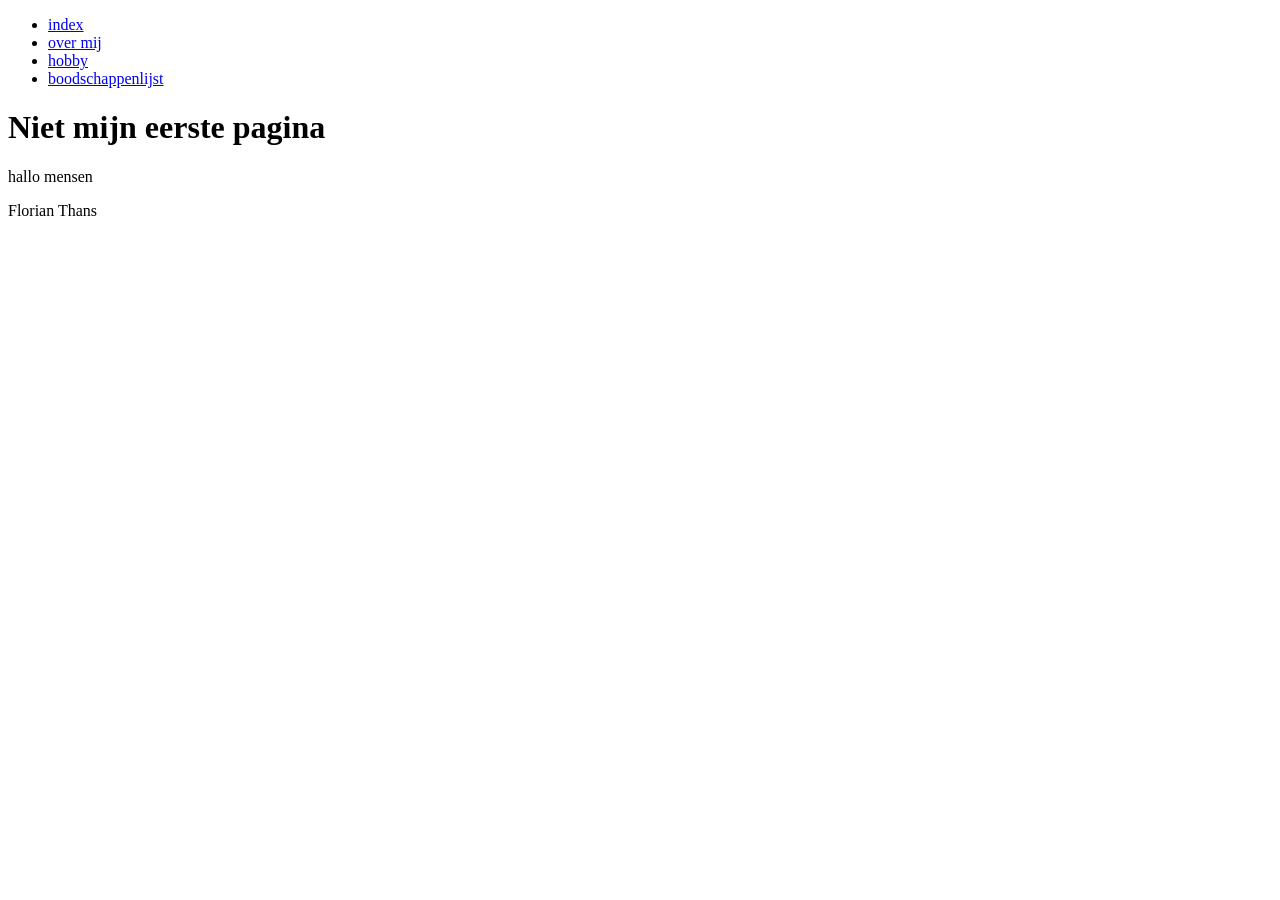
<file: labo-001/index.html>
<!DOCTYPE html>
<html lang="en">
    <head>
        <meta charset="UTF-8">
        <meta name="viewport" content="width=device-width, initial-scale=1.0">
        <title>Document</title>
    </head>

    <body>
        <header>
            <nav>
                <ul>
                    <li><a href="index.html">index</a></li>
                    <li><a href="over-mij.html">over mij</a></li>
                    <li><a href="hobby.html">hobby</a></li>
                    <li><a href="boodschappenlijst.html">boodschappenlijst</a></li>
                </ul>
            </nav>
        </header>


        <h1>Niet mijn eerste pagina</h1>
        <p>hallo mensen</p>

        <footer><p>Florian Thans</p></footer>
    </body>
</html>
</file>
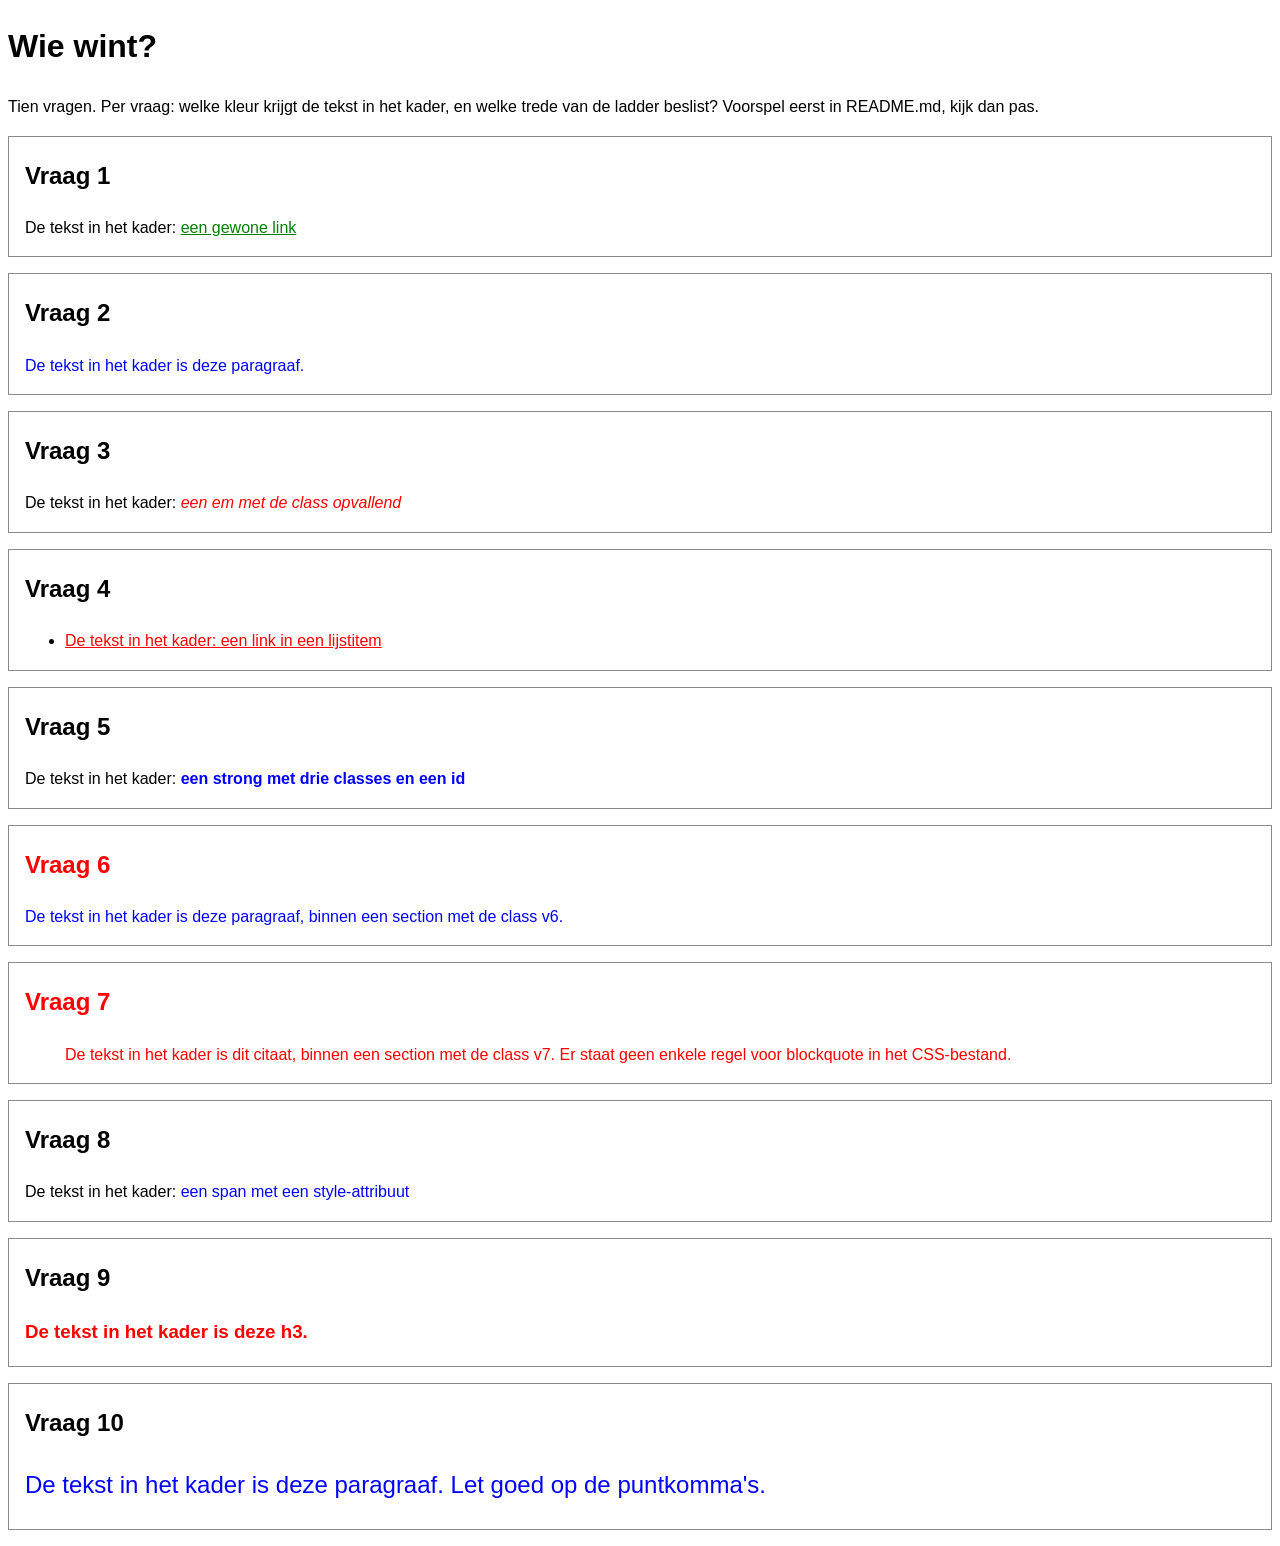
<file: labo-02/cascade/index.html>
<!-- index.html - oefening 3: voorspel, dan kijk. Wijzig dit bestand niet. -->
<!doctype html>
<html lang="nl">
  <head>
    <meta charset="utf-8">
    <meta name="viewport" content="width=device-width, initial-scale=1">
    <title>Wie wint? Tien vragen over de cascade</title>
    <link rel="stylesheet" href="css/stijl.css">
  </head>
  <body>
    <h1>Wie wint?</h1>
    <p>Tien vragen. Per vraag: welke kleur krijgt de tekst in het kader, en welke trede van de ladder beslist? Voorspel eerst in README.md, kijk dan pas.</p>

    <section class="vraag v1">
      <h2>Vraag 1</h2>
      <p>De tekst in het kader: <a href="#">een gewone link</a></p>
    </section>

    <section class="vraag v2">
      <h2>Vraag 2</h2>
      <p class="v2-tekst">De tekst in het kader is deze paragraaf.</p>
    </section>

    <section class="vraag v3">
      <h2>Vraag 3</h2>
      <p>De tekst in het kader: <em class="opvallend">een em met de class opvallend</em></p>
    </section>

    <section class="vraag v4">
      <h2>Vraag 4</h2>
      <ul>
        <li><a href="#">De tekst in het kader: een link in een lijstitem</a></li>
      </ul>
    </section>

    <section class="vraag v5">
      <h2>Vraag 5</h2>
      <p>De tekst in het kader: <strong class="een twee drie" id="v5-tekst">een strong met drie classes en een id</strong></p>
    </section>

    <section class="vraag v6">
      <h2>Vraag 6</h2>
      <p class="v6-tekst">De tekst in het kader is deze paragraaf, binnen een section met de class v6.</p>
    </section>

    <section class="vraag v7">
      <h2>Vraag 7</h2>
      <blockquote>De tekst in het kader is dit citaat, binnen een section met de class v7. Er staat geen enkele regel voor blockquote in het CSS-bestand.</blockquote>
    </section>

    <section class="vraag v8">
      <h2>Vraag 8</h2>
      <p>De tekst in het kader: <span class="v8-tekst" style="color: blue">een span met een style-attribuut</span></p>
    </section>

    <section class="vraag v9">
      <h2>Vraag 9</h2>
      <h3 class="v9-tekst">De tekst in het kader is deze h3.</h3>
    </section>

    <section class="vraag v10">
      <h2>Vraag 10</h2>
      <p class="v10-tekst">De tekst in het kader is deze paragraaf. Let goed op de puntkomma's.</p>
    </section>
  </body>
</html>
</file>
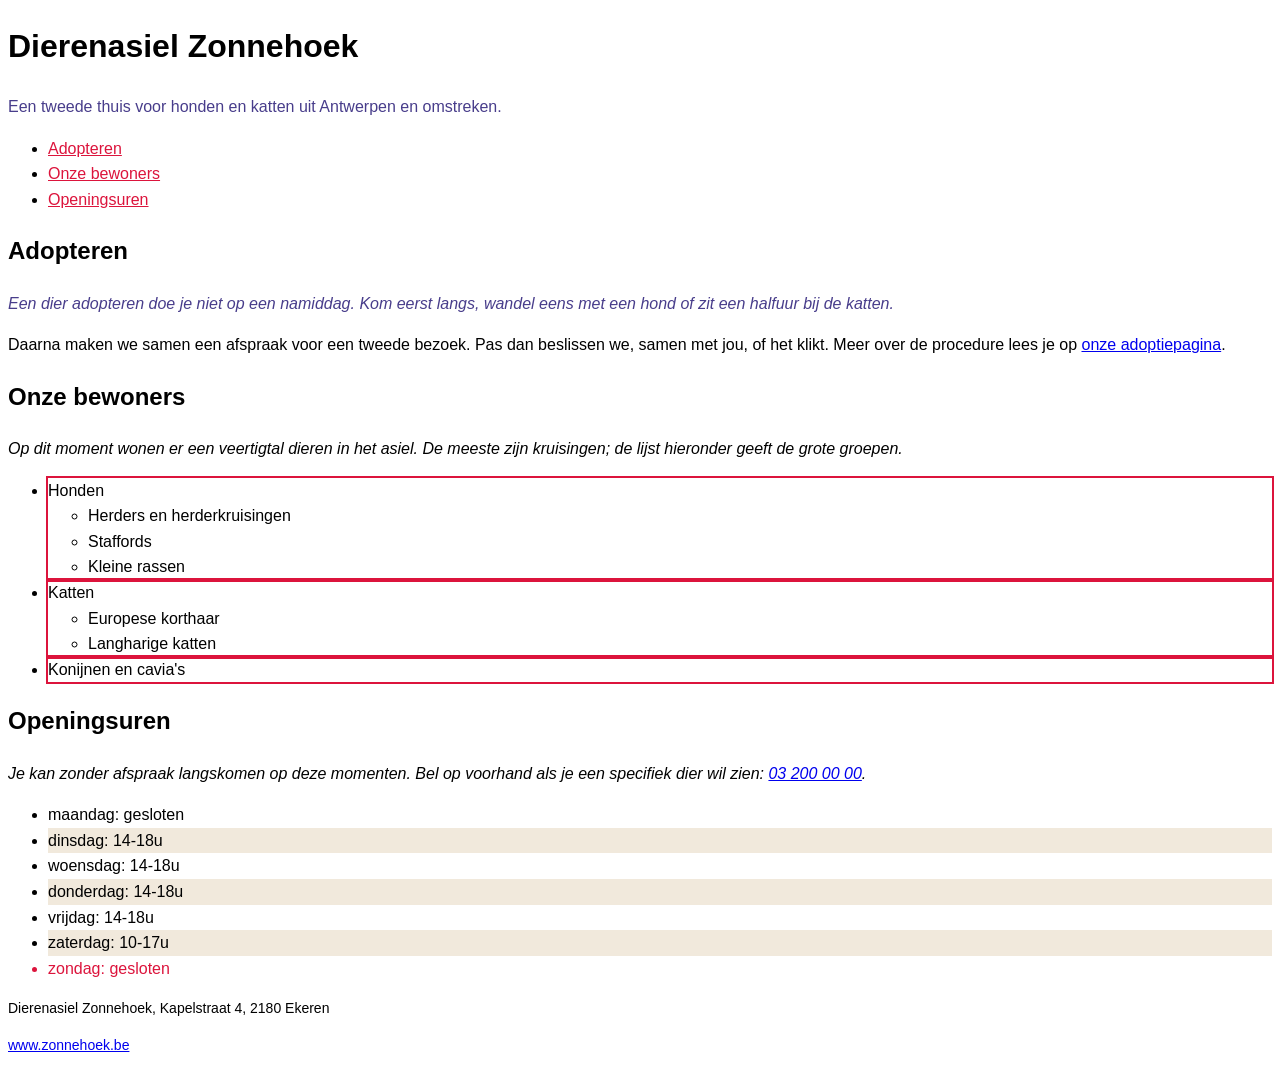
<file: labo-02/selectors/index.html>
<!-- index.html - oefening 2: selectors. Wijzig dit bestand niet; alles wat je nodig hebt, staat erin. -->
<!doctype html>
<html lang="nl">
  <head>
    <meta charset="utf-8">
    <meta name="viewport" content="width=device-width, initial-scale=1">
    <title>Dierenasiel Zonnehoek</title>
    <link rel="stylesheet" href="css/stijl.css">
  </head>
  <body>
    <header>
      <h1>Dierenasiel Zonnehoek</h1>
      <p class="slogan">Een tweede thuis voor honden en katten uit Antwerpen en omstreken.</p>
      <nav>
        <ul>
          <li><a href="#adopteren">Adopteren</a></li>
          <li><a href="#rassen">Onze bewoners</a></li>
          <li><a href="#uren">Openingsuren</a></li>
        </ul>
      </nav>
    </header>

    <main>
      <article>
        <h2 id="adopteren">Adopteren</h2>
        <p class="intro">Een dier adopteren doe je niet op een namiddag. Kom eerst langs, wandel eens met een hond of zit een halfuur bij de katten.</p>
        <p>Daarna maken we samen een afspraak voor een tweede bezoek. Pas dan beslissen we, samen met jou, of het klikt. Meer over de procedure lees je op <a href="https://www.zonnehoek.be/adoptie">onze adoptiepagina</a>.</p>

        <h2 id="rassen">Onze bewoners</h2>
        <p>Op dit moment wonen er een veertigtal dieren in het asiel. De meeste zijn kruisingen; de lijst hieronder geeft de grote groepen.</p>
        <ul class="rassen">
          <li>Honden
            <ul>
              <li>Herders en herderkruisingen</li>
              <li>Staffords</li>
              <li>Kleine rassen</li>
            </ul>
          </li>
          <li>Katten
            <ul>
              <li>Europese korthaar</li>
              <li>Langharige katten</li>
            </ul>
          </li>
          <li>Konijnen en cavia's</li>
        </ul>

        <h2 id="uren">Openingsuren</h2>
        <p>Je kan zonder afspraak langskomen op deze momenten. Bel op voorhand als je een specifiek dier wil zien: <a href="tel:+3232000000">03 200 00 00</a>.</p>
        <ul class="uren">
          <li>maandag: gesloten</li>
          <li>dinsdag: 14-18u</li>
          <li>woensdag: 14-18u</li>
          <li>donderdag: 14-18u</li>
          <li>vrijdag: 14-18u</li>
          <li>zaterdag: 10-17u</li>
          <li>zondag: gesloten</li>
        </ul>
      </article>
    </main>

    <footer>
      <p>Dierenasiel Zonnehoek, Kapelstraat 4, 2180 Ekeren</p>
      <p><a href="https://www.zonnehoek.be">www.zonnehoek.be</a></p>
    </footer>
  </body>
</html>
</file>
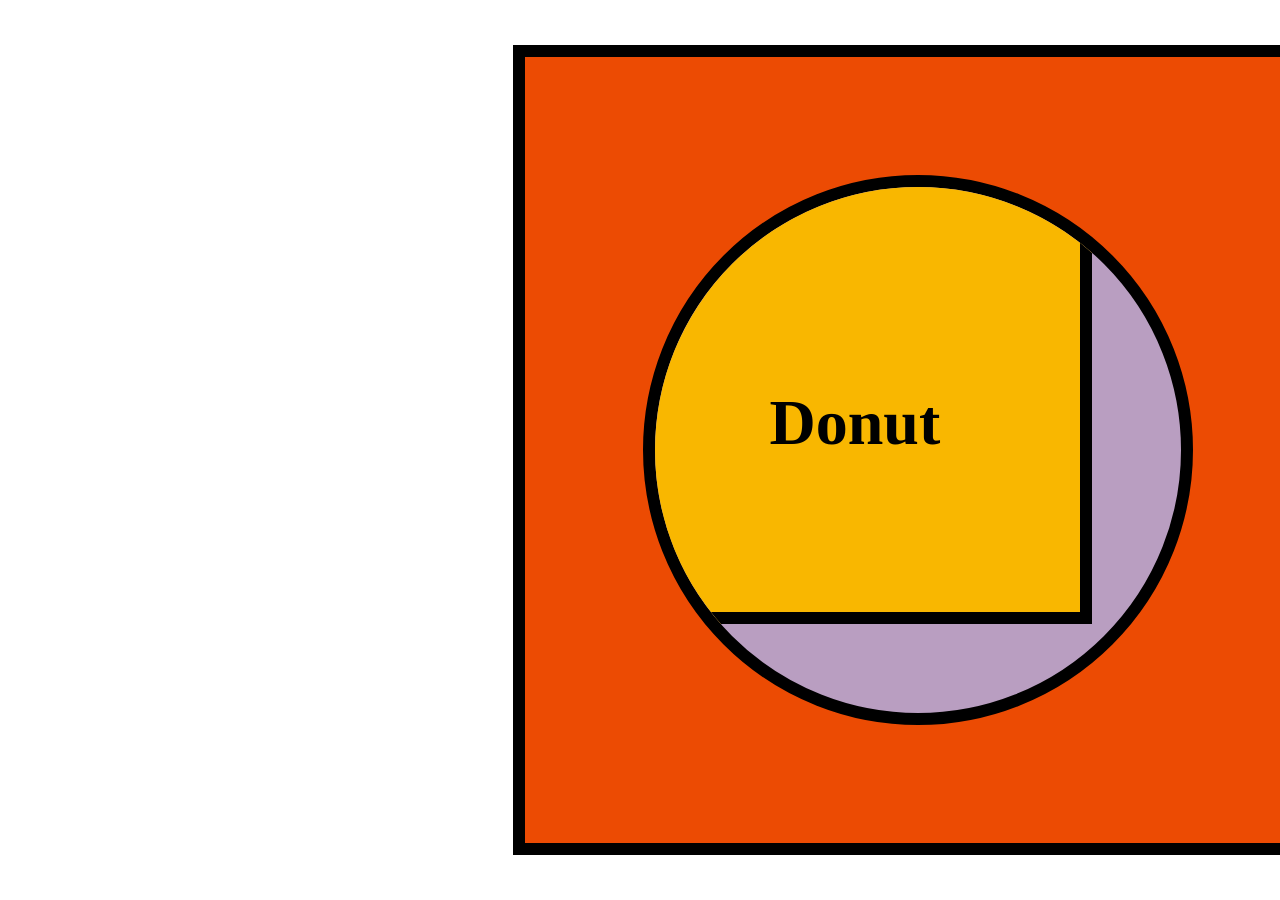
<file: labo-03/donut/index.html>
<!doctype html>
<html lang="en">
<head>
  <meta charset="utf-8">
  <meta name="viewport" content="width=device-width, initial-scale=1">
  <title>Labo 3 - Donut</title>
  <link rel="stylesheet" href="css/reset.css">
  <link rel="stylesheet" href="css/stijl.css">
</head>
<body>
  <!-- Do not change this file. Write your CSS in css/stijl.css. -->
  <main>
    <div>
      <h1>Donut</h1>
    </div>
  </main>
</body>
</html>
</file>
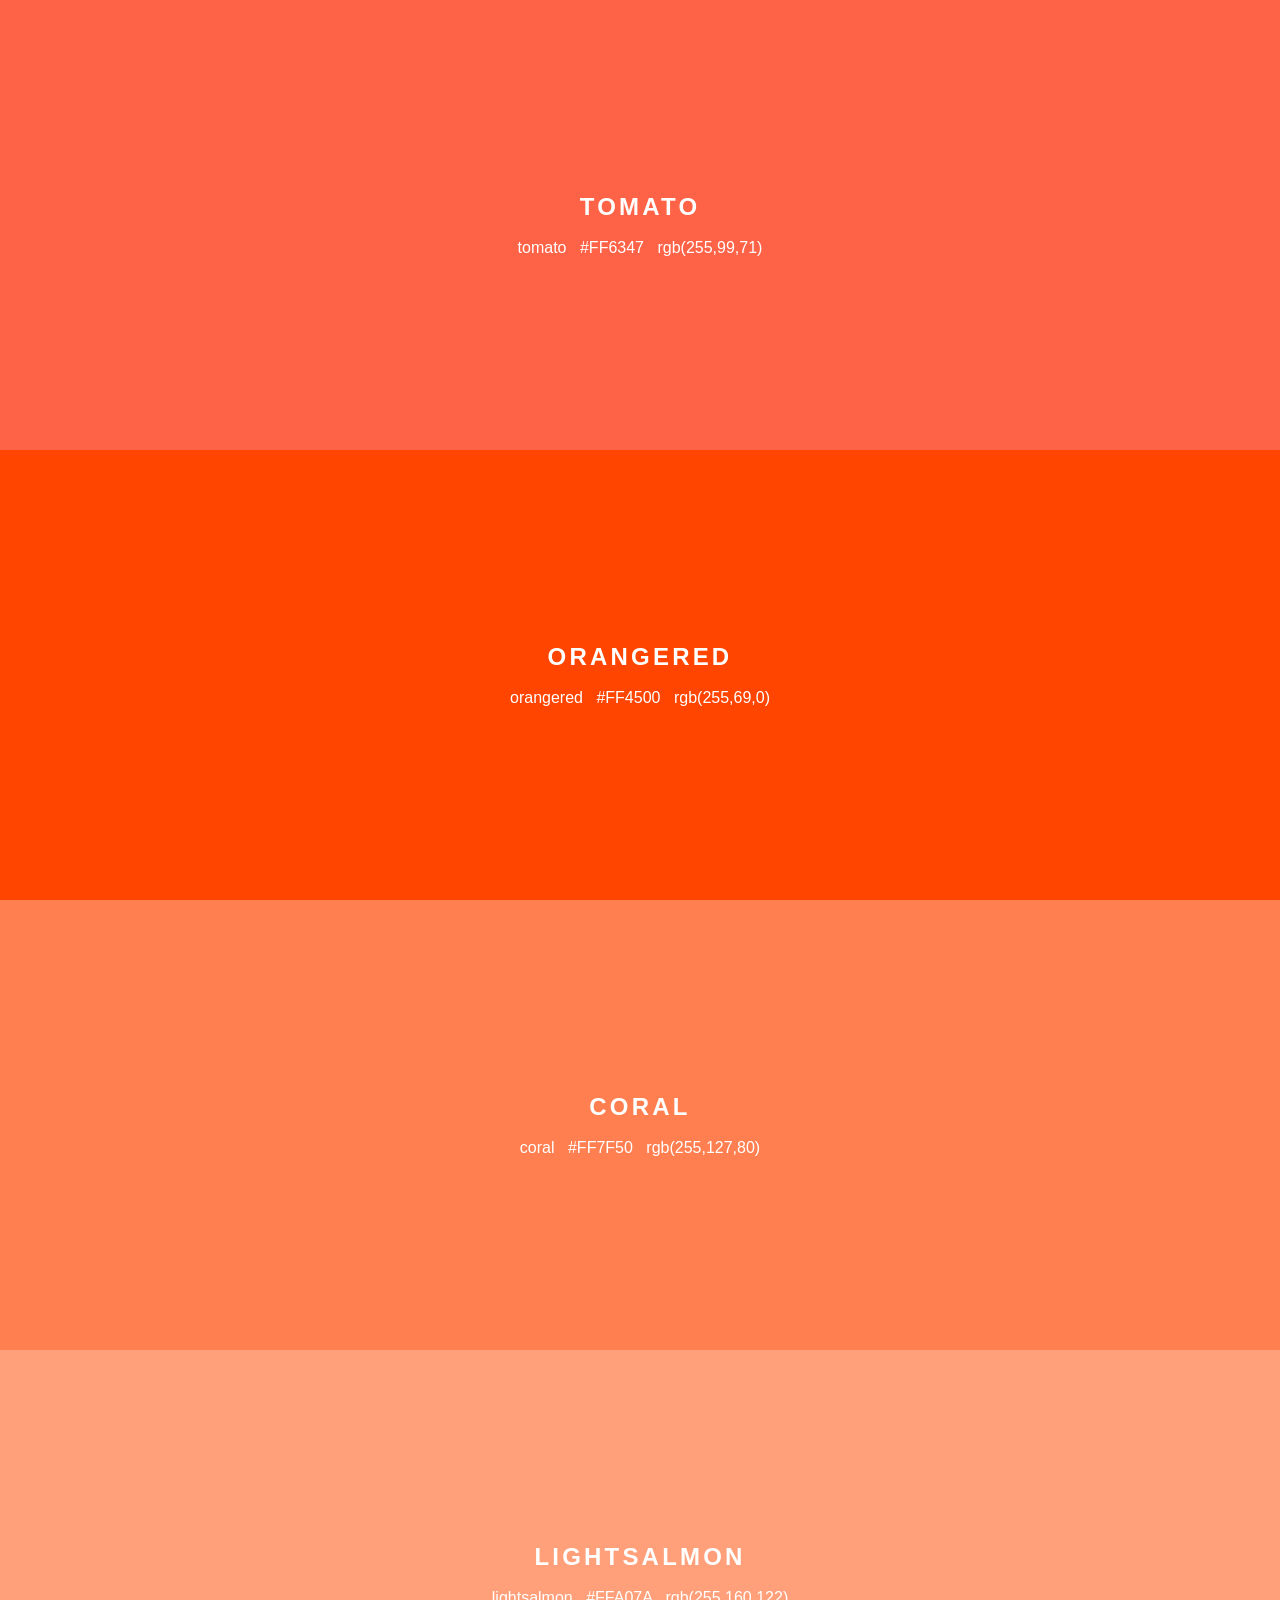
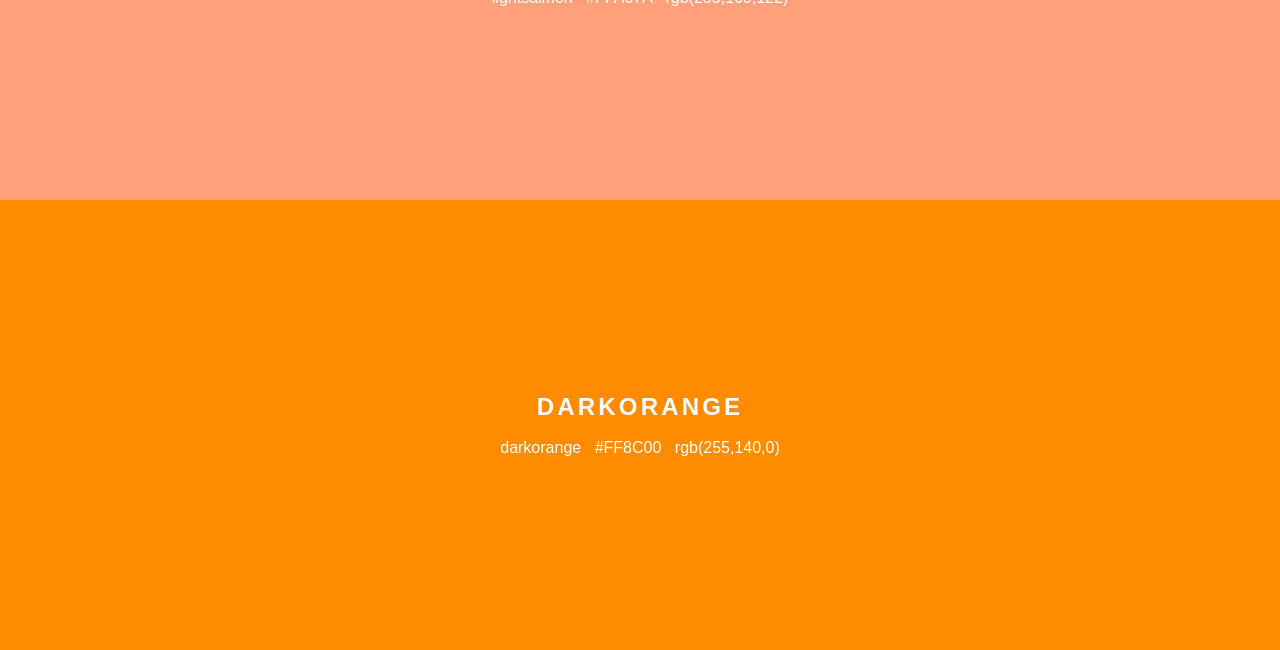
<file: labo-03/kleuren/index.html>
<!doctype html>
<html lang="en">
<head>
  <meta charset="utf-8">
  <meta name="viewport" content="width=device-width, initial-scale=1">
  <title>Labo 3 - Kleurenstalen</title>
  <link rel="stylesheet" href="css/reset.css">
  <link rel="stylesheet" href="css/stijl.css">
</head>
<body>
  <!-- Do not change this file. Write your CSS in css/stijl.css. -->
  <ul>
    <li class="tomato">
      <h2>TOMATO</h2>
      <p class="codes"><span>tomato</span> <span>#FF6347</span> <span>rgb(255,99,71)</span></p>
    </li>
    <li class="orangered">
      <h2>ORANGERED</h2>
      <p class="codes"><span>orangered</span> <span>#FF4500</span> <span>rgb(255,69,0)</span></p>
    </li>
    <li class="coral">
      <h2>CORAL</h2>
      <p class="codes"><span>coral</span> <span>#FF7F50</span> <span>rgb(255,127,80)</span></p>
    </li>
    <li class="lightsalmon">
      <h2>LIGHTSALMON</h2>
      <p class="codes"><span>lightsalmon</span> <span>#FFA07A</span> <span>rgb(255,160,122)</span></p>
    </li>
    <li class="darkorange">
      <h2>DARKORANGE</h2>
      <p class="codes"><span>darkorange</span> <span>#FF8C00</span> <span>rgb(255,140,0)</span></p>
    </li>
  </ul>
</body>
</html>
</file>
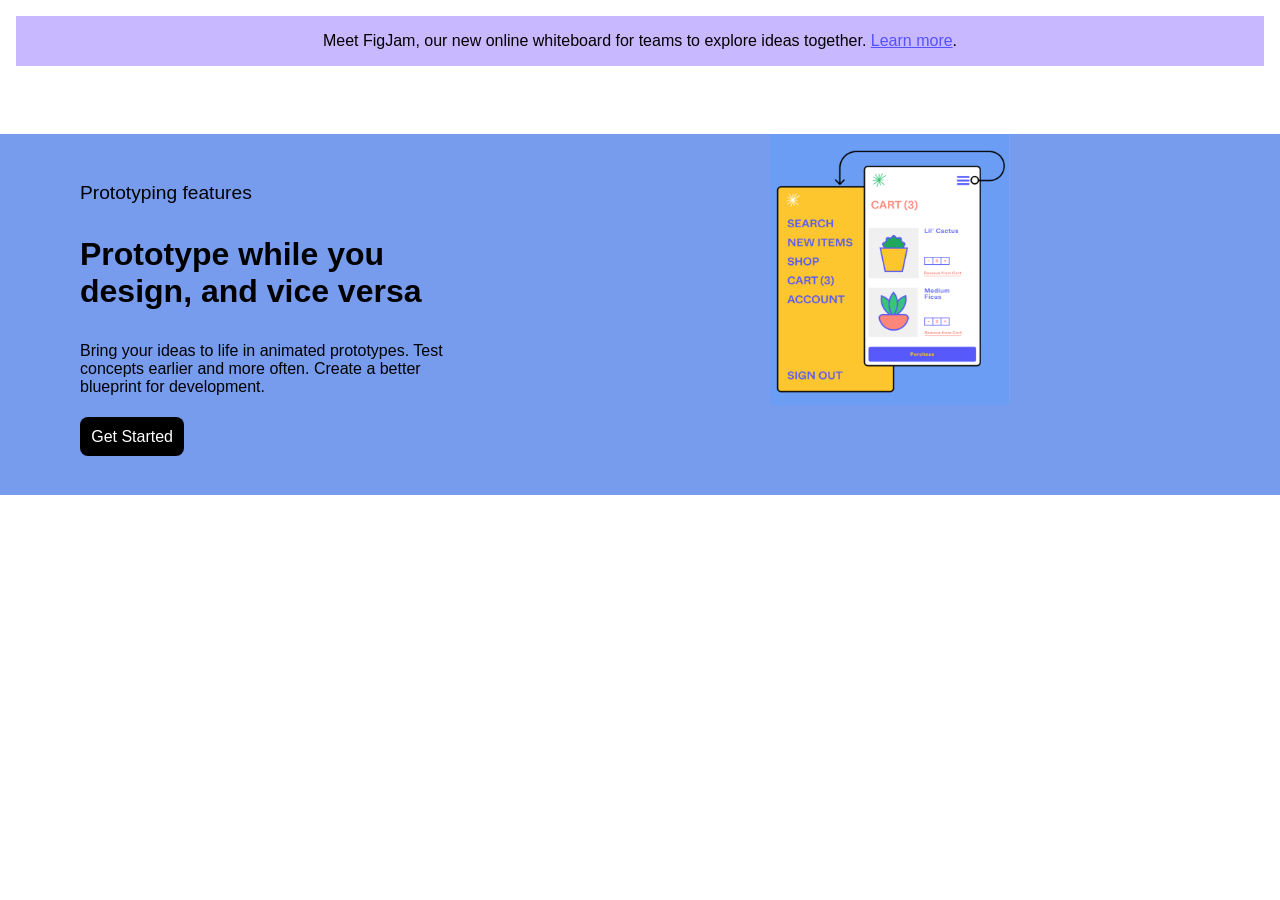
<file: labo-03/landing/index.html>
<!doctype html>
<html lang="en">
<head>
  <meta charset="utf-8">
  <meta name="viewport" content="width=device-width, initial-scale=1">
  <title>Labo 3 - Landingspagina</title>
  <link rel="stylesheet" href="css/reset.css">
  <link rel="stylesheet" href="css/stijl.css">
</head>
<body>
  <!-- Do not change this file. Write your CSS in css/stijl.css.
       Not visible in the screenshot: on :hover and :focus the links in the
       banner and in the navigation get an underline, and the button turns
       dark grey (#333333) instead of black. -->
  <div class="banner">
    <p>Meet FigJam, our new online whiteboard for teams to explore ideas together. <a href="#">Learn more</a>.</p>
  </div>
  <header>
    <nav>
      <ul>
        <li><a href="#">Products</a></li>
        <li><a href="#">Enterprise</a></li>
        <li><a href="#">Pricing</a></li>
        <li><a href="#">Community</a></li>
        <li><a href="#">Company</a></li>
        <li><a href="#">Log in</a></li>
      </ul>
    </nav>
  </header>
  <main>
    <article>
      <p class="bovenkop">Prototyping features</p>
      <h1>Prototype while you design, and vice versa</h1>
      <p>Bring your ideas to life in animated prototypes. Test concepts earlier and more often. Create a better blueprint for development.</p>
      <a href="#" class="knop">Get Started</a>
    </article><!-- no whitespace between these two tags: see syllabus 3.7 --><div class="afbeelding">
      <img src="afbeeldingen/prototype.png" alt="Prototype of a plant shop: a yellow menu panel next to a white cart screen">
    </div>
  </main>
</body>
</html>
</file>
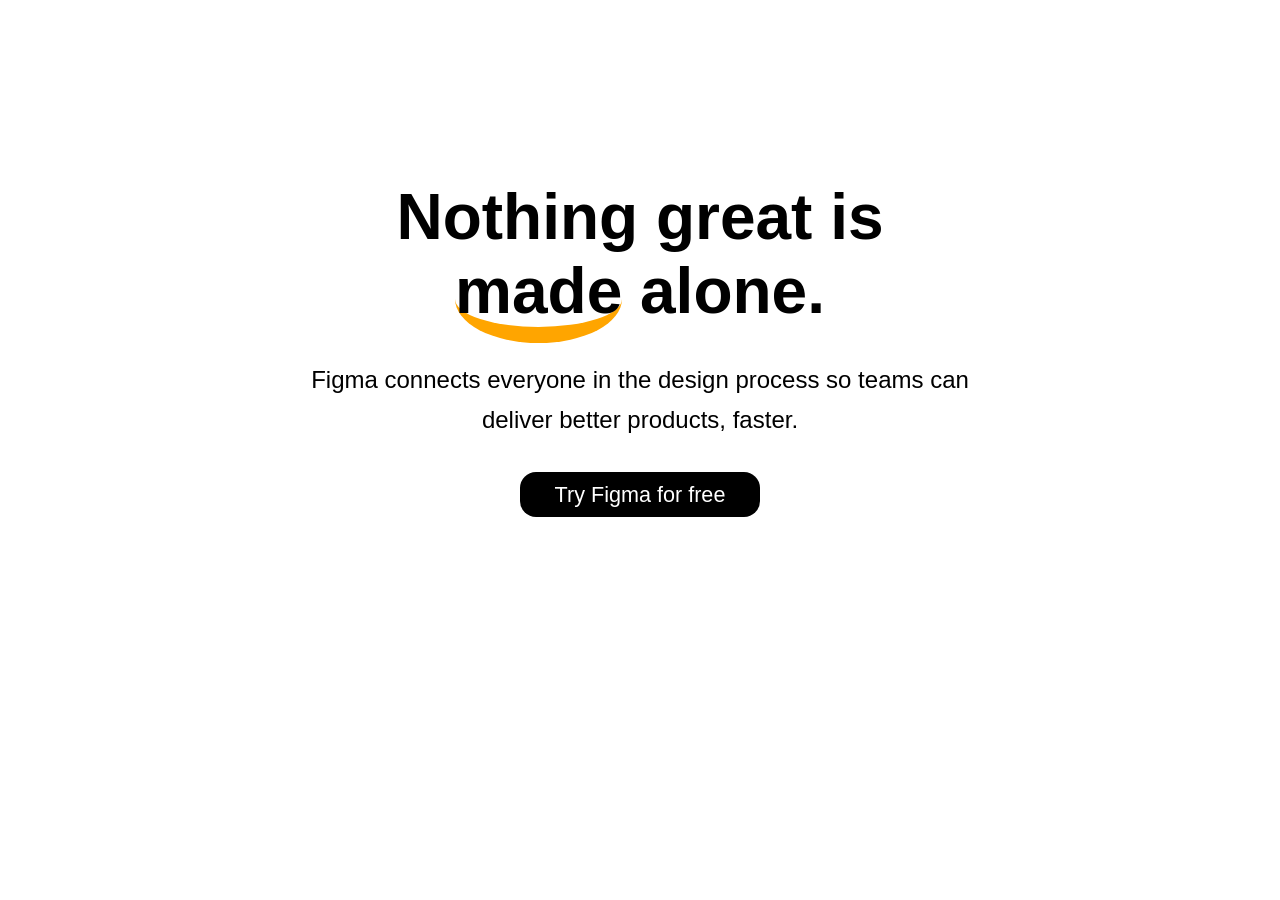
<file: labo-03/slogan/index.html>
<!doctype html>
<html lang="en">
<head>
  <meta charset="utf-8">
  <meta name="viewport" content="width=device-width, initial-scale=1">
  <title>Labo 3 - Slogan</title>
  <link rel="stylesheet" href="css/reset.css">
  <link rel="stylesheet" href="css/stijl.css">
</head>
<body>
  <!-- Do not change this file. Write your CSS in css/stijl.css.
       Not visible in the screenshot: on :hover and :focus the button turns
       dark grey (#333333) instead of black. -->
  <h2>Nothing great is <span>made</span> alone.</h2>
  <p>Figma connects everyone in the design process so teams can deliver better products, faster.</p>
  <a href="https://www.figma.com">Try Figma for free</a>
</body>
</html>
</file>
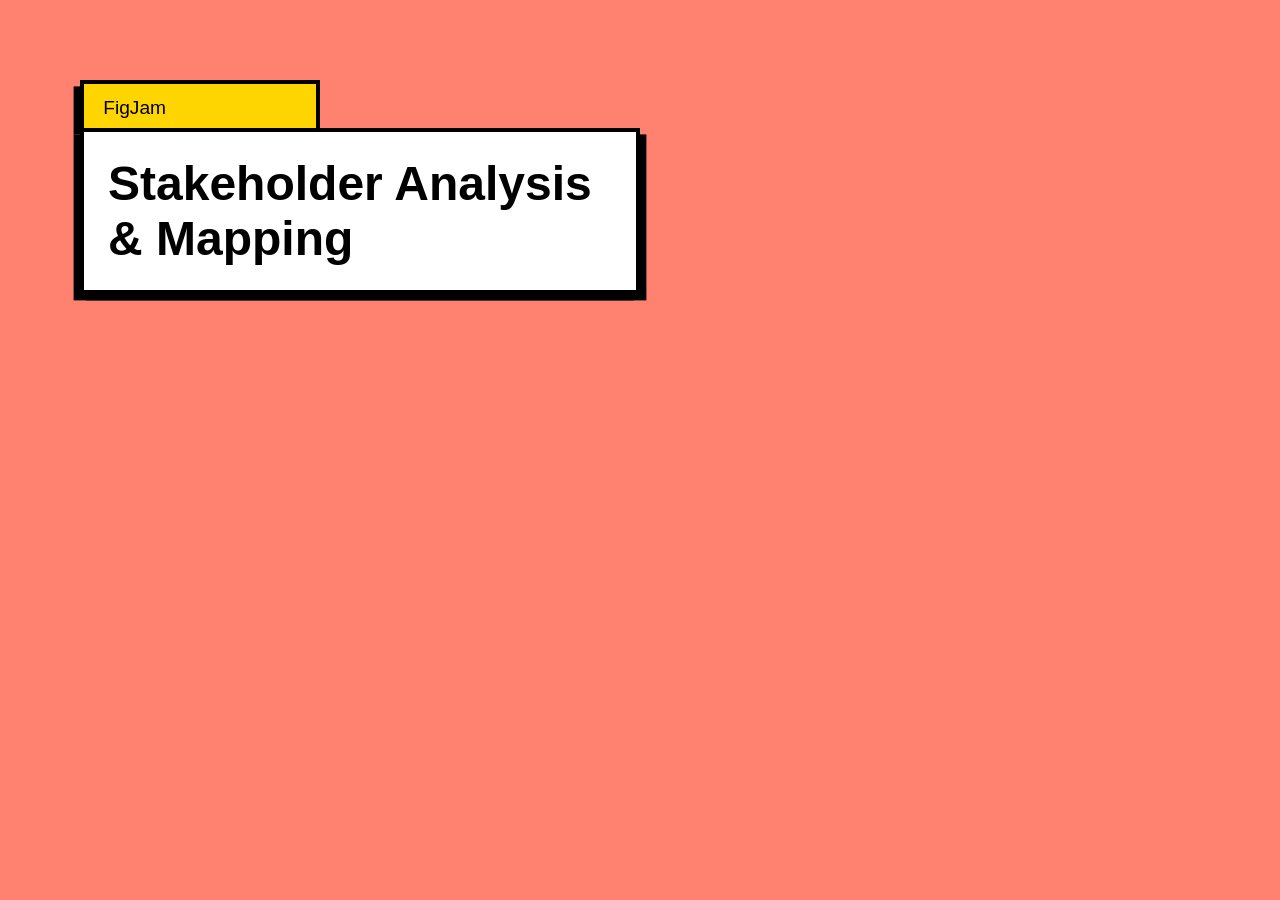
<file: labo-03/tabblad/index.html>
<!doctype html>
<html lang="en">
<head>
  <meta charset="utf-8">
  <meta name="viewport" content="width=device-width, initial-scale=1">
  <title>Labo 3 - Tabblad</title>
  <link rel="stylesheet" href="css/reset.css">
  <link rel="stylesheet" href="css/stijl.css">
</head>
<body>
  <!-- Do not change this file. Write your CSS in css/stijl.css. -->
  <h1>FigJam</h1>
  <h2>Stakeholder Analysis &amp; Mapping</h2>
</body>
</html>
</file>
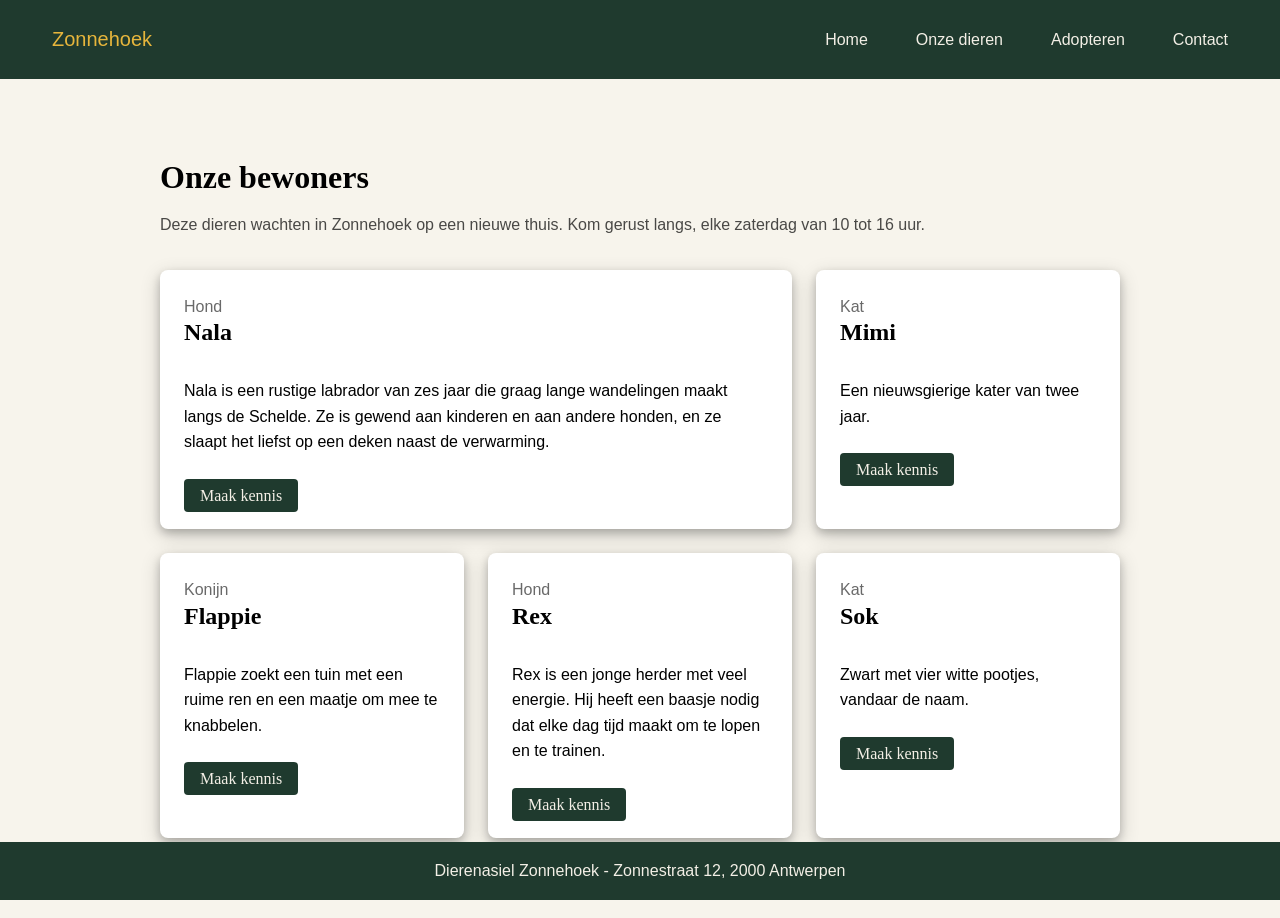
<file: labo-04/dierenasiel/index.html>
<!doctype html>
<html lang="nl">
<head>
  <meta charset="utf-8">
  <meta name="viewport" content="width=device-width, initial-scale=1">
  <title>Labo 4 - Dierenasiel Zonnehoek</title>
  <link rel="stylesheet" href="css/reset.css">
  <link rel="stylesheet" href="css/stijl.css">
</head>
<body>
  <!-- Do not change this file. Write your CSS in css/stijl.css.
       Not visible in the screenshot: on :hover and :focus the links in the
       navigation get an underline, and a button turns dark (#2b2b2b). -->
  <header>
    <a class="logo" href="index.html">Zonnehoek</a>
    <nav>
      <ul>
        <li><a href="index.html">Home</a></li>
        <li><a href="dieren.html" class="actief">Onze dieren</a></li>
        <li><a href="adopteren.html">Adopteren</a></li>
        <li><a href="contact.html">Contact</a></li>
      </ul>
    </nav>
  </header>
  <main>
    <h1>Onze bewoners</h1>
    <p class="intro">Deze dieren wachten in Zonnehoek op een nieuwe thuis. Kom gerust langs, elke zaterdag van 10 tot 16 uur.</p>
    <ul class="kaarten">
      <li class="kaart uitgelicht">
        <p class="soort">Hond</p>
        <h2>Nala</h2>
        <p class="beschrijving">Nala is een rustige labrador van zes jaar die graag lange wandelingen maakt langs de Schelde. Ze is gewend aan kinderen en aan andere honden, en ze slaapt het liefst op een deken naast de verwarming.</p>
        <a class="knop" href="#">Maak kennis</a>
      </li>
      <li class="kaart">
        <p class="soort">Kat</p>
        <h2>Mimi</h2>
        <p class="beschrijving">Een nieuwsgierige kater van twee jaar.</p>
        <a class="knop" href="#">Maak kennis</a>
      </li>
      <li class="kaart">
        <p class="soort">Konijn</p>
        <h2>Flappie</h2>
        <p class="beschrijving">Flappie zoekt een tuin met een ruime ren en een maatje om mee te knabbelen.</p>
        <a class="knop" href="#">Maak kennis</a>
      </li>
      <li class="kaart">
        <p class="soort">Hond</p>
        <h2>Rex</h2>
        <p class="beschrijving">Rex is een jonge herder met veel energie. Hij heeft een baasje nodig dat elke dag tijd maakt om te lopen en te trainen.</p>
        <a class="knop" href="#">Maak kennis</a>
      </li>
      <li class="kaart">
        <p class="soort">Kat</p>
        <h2>Sok</h2>
        <p class="beschrijving">Zwart met vier witte pootjes, vandaar de naam.</p>
        <a class="knop" href="#">Maak kennis</a>
      </li>
    </ul>
  </main>
  <footer>
    <p>Dierenasiel Zonnehoek - Zonnestraat 12, 2000 Antwerpen</p>
  </footer>
</body>
</html>
</file>
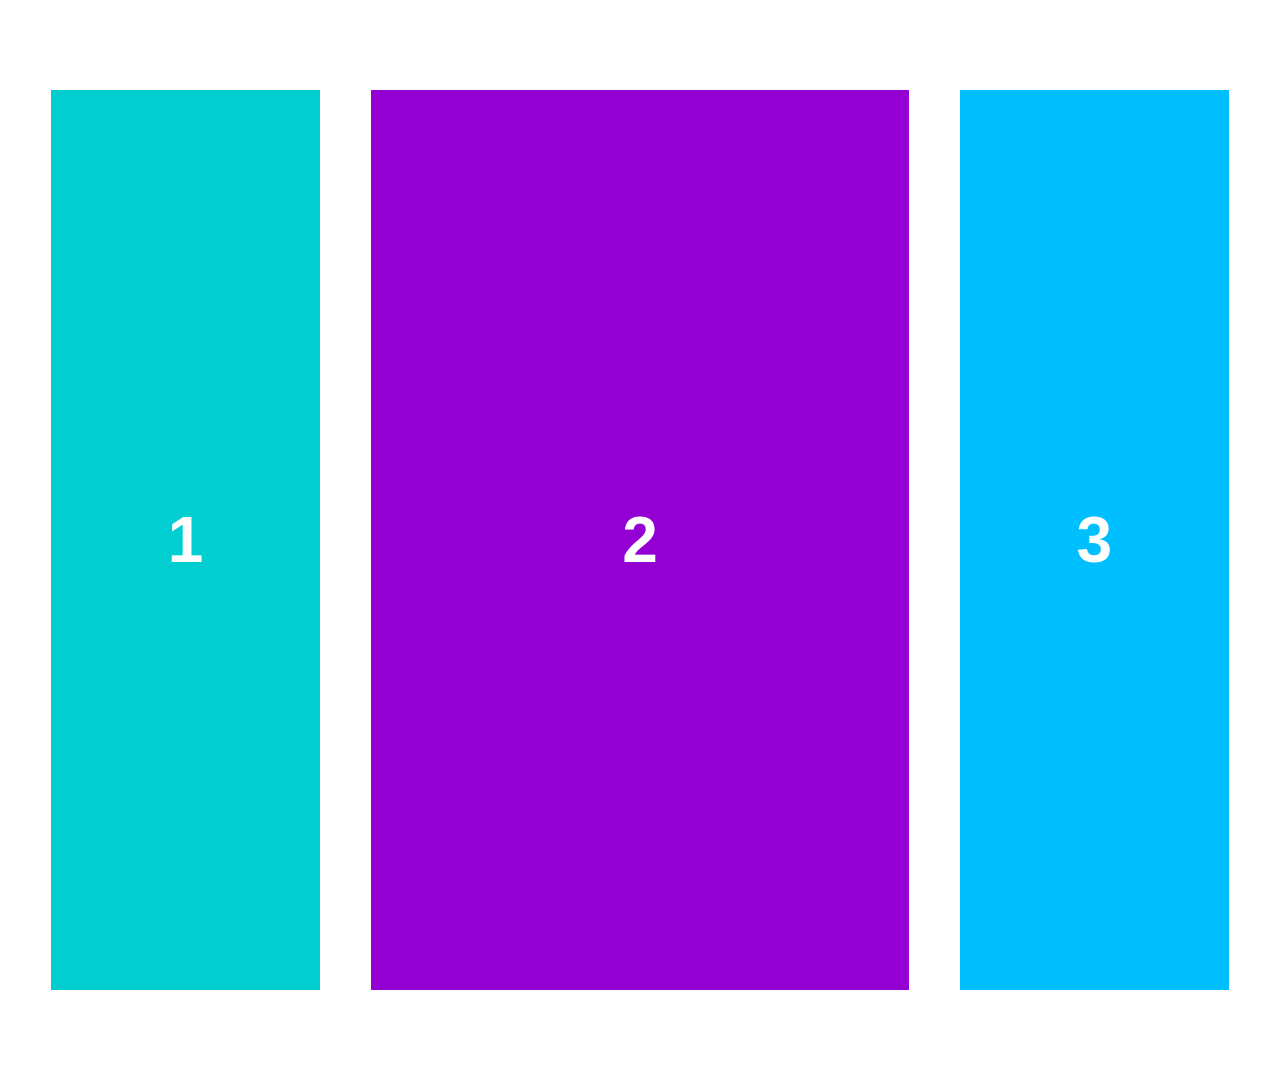
<file: labo-04/kolommen/index.html>
<!doctype html>
<html lang="nl">
<head>
  <meta charset="utf-8">
  <meta name="viewport" content="width=device-width, initial-scale=1">
  <title>Labo 4 - Drie kolommen</title>
  <link rel="stylesheet" href="css/reset.css">
  <link rel="stylesheet" href="css/stijl.css">
</head>
<body>
  <!-- Do not change this file. Write your CSS in css/stijl.css. -->
  <main>
    <div>1</div>
    <div>2</div>
    <div>3</div>
  </main>
</body>
</html>
</file>
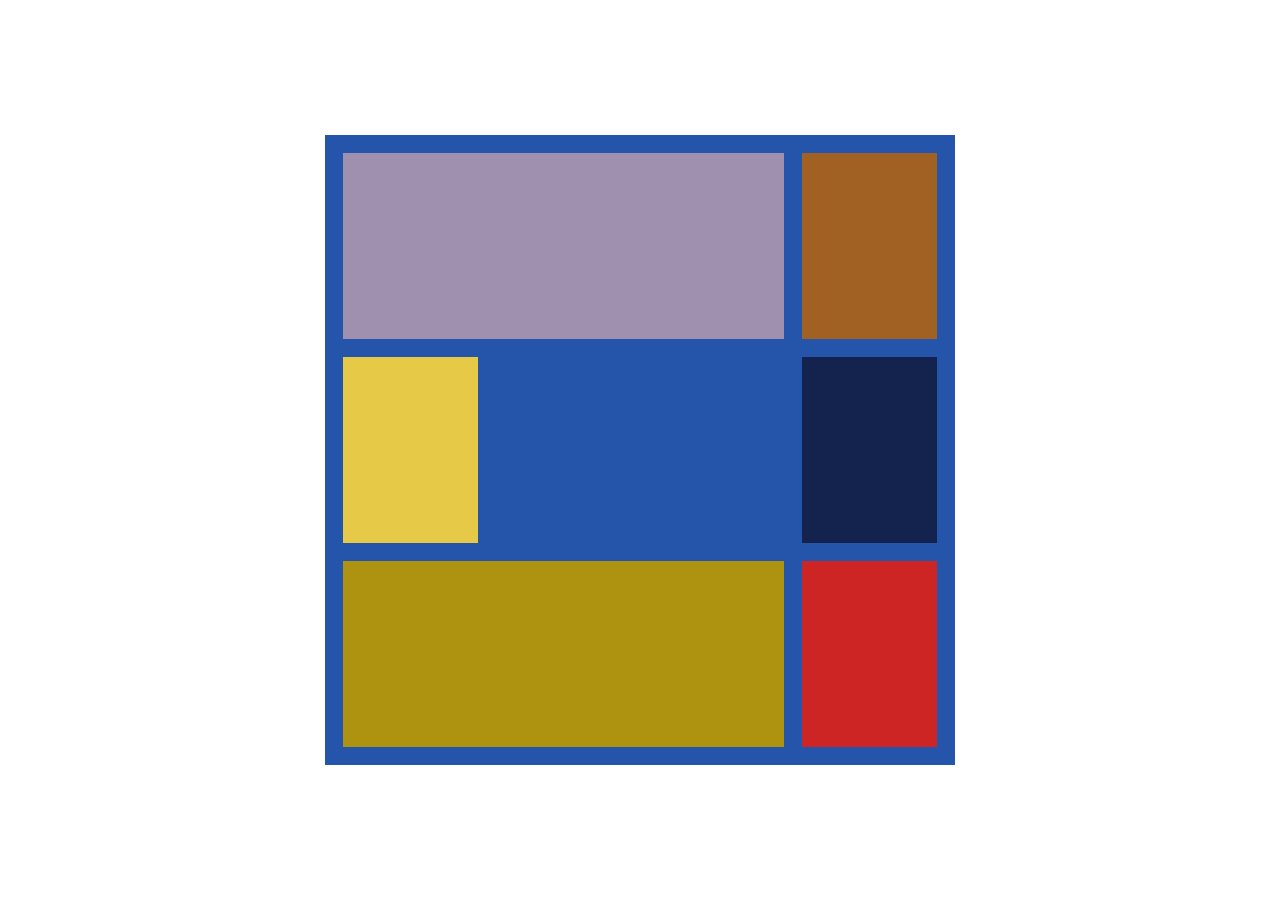
<file: labo-04/mondriaan/index.html>
<!doctype html>
<html lang="nl">
<head>
  <meta charset="utf-8">
  <meta name="viewport" content="width=device-width, initial-scale=1">
  <title>Labo 4 - Mondriaan</title>
  <link rel="stylesheet" href="css/reset.css">
  <link rel="stylesheet" href="css/stijl.css">
</head>
<body>
  <!-- Do not change this file. Write your CSS in css/stijl.css. -->
  <main class="schilderij">
    <div class="lila"></div>
    <div class="bruin"></div>
    <div class="geel"></div>
    <div class="marine"></div>
    <div class="olijf"></div>
    <div class="rood"></div>
  </main>
</body>
</html>
</file>
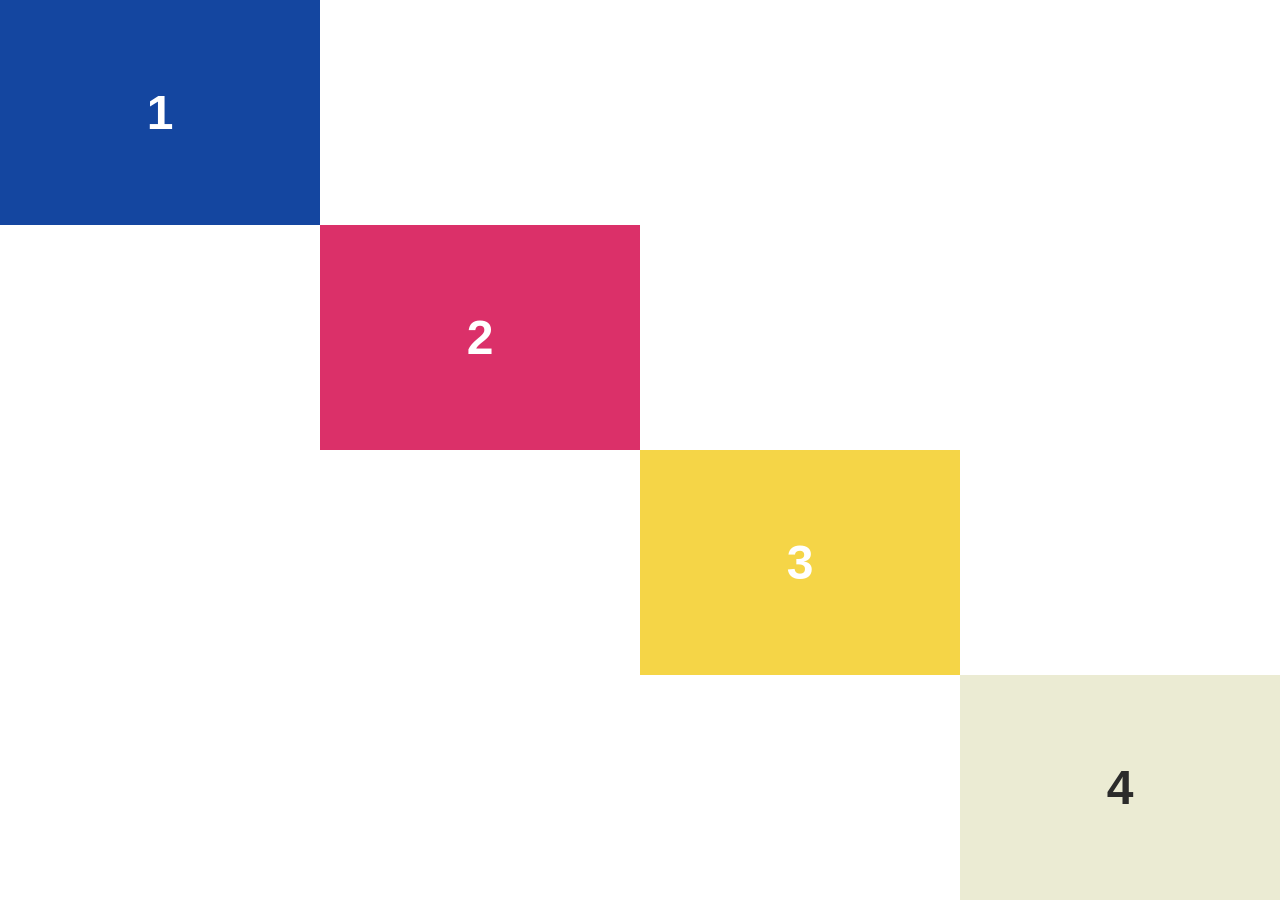
<file: labo-04/trap/index.html>
<!doctype html>
<html lang="nl">
<head>
  <meta charset="utf-8">
  <meta name="viewport" content="width=device-width, initial-scale=1">
  <title>Labo 4 - Trap</title>
  <link rel="stylesheet" href="css/reset.css">
  <link rel="stylesheet" href="css/stijl.css">
</head>
<body>
  <!-- Do not change this file. Write your CSS in css/stijl.css. -->
  <main class="trap">
    <div class="trede">1</div>
    <div class="trede">2</div>
    <div class="trede">3</div>
    <div class="trede">4</div>
  </main>
</body>
</html>
</file>
<file: labo-02/cascade/css/stijl.css>
/* stijl.css - oefening 3: voorspel, dan kijk. Wijzig dit bestand niet. */

/* Opmaak van de pagina zelf; doet niet mee in de vragen. */
body {
  font-family: Verdana, sans-serif;
  line-height: 1.6;
}

.vraag {
  border: 1px solid #8a8a89;
  padding: 0 1rem;
  margin-bottom: 1rem;
}

/* ---- vraag 1 ---- */
a {
  color: green;
}

/* ---- vraag 2 ---- */
.v2-tekst {
  color: red;
}

.v2-tekst {
  color: blue;
}

/* ---- vraag 3 ---- */
.opvallend {
  color: red;
}

em {
  color: blue;
}

/* ---- vraag 4 ---- */
.v4 > a {
  color: green;
}

.v4 a {
  color: red;
}

/* ---- vraag 5 ---- */
.een.twee.drie {
  color: red;
}

#v5-tekst {
  color: blue;
}

/* ---- vraag 6 ---- */
.v6 {
  color: red;
}

.v6-tekst {
  color: blue;
}

/* ---- vraag 7 ---- */
.v7 {
  color: red;
}

/* ---- vraag 8 ---- */
.v8-tekst {
  color: red;
}

/* ---- vraag 9 ---- */
h3 {
  color: red !important;
}

.v9-tekst {
  color: blue;
}

/* ---- vraag 10 ---- */
.v10-tekst {
  color: green;
  font-size: 1.5rem;
  color: blue;
}
</file>
<file: labo-02/selectors/css/stijl.css>
/* stijl.css - oefening 2: selectors schrijven en lezen */

/* Schrijf onder elke opdracht de regel met de selector die precies die
   elementen raakt. Gebruik de declaratie die erbij staat, zodat je in de
   browser meteen ziet wat je raakte. Voeg niets toe aan index.html. */

body {
  font-family: Verdana, sans-serif;
  line-height: 1.6;
}

/* 1. alle links in de navigatie -> color: crimson; */
nav a {
      color:crimson;
}

/* 2. alleen de paragrafen in de footer -> font-size: 0.875rem; */
footer p {
      font-size: 0.875rem;
}

/* 3. alleen de lijstitems van het BUITENSTE niveau in de lijst met de class
      rassen (dus niet de items van de binnenlijsten) -> outline: 2px solid crimson;
      (outline tekent een kader rond precies het element dat je raakte; de
      property zelf komt in hoofdstuk 3) */
.rassen > li {
      outline: 2px solid crimson;
}

/* 4. de paragraaf die onmiddellijk na elke h2 komt -> font-style: italic; */
h2 + p {
      font-style: italic;
}

/* 5. elk oneven item in de lijst met openingsuren -> background-color: #f1e9dc; */
.uren li:nth-child(even) {
      background-color: #f1e9dc;
}

/* 6. het laatste item in de lijst met openingsuren -> color: crimson; */
.uren li:last-child {
      color: crimson;
}

/* 7. de slogan en de intro tegelijk, in één regel -> color: darkslateblue; */
.slogan, .intro {
      color: darkslateblue;
}

/* 8. elke link in main wanneer de muis erover gaat OF wanneer ze focus heeft
      -> background-color: yellow; */
main a:hover {
      background-color: yellow;
}


/* ---- Lezen: welke elementen raken deze vijf selectors? Schrijf het antwoord
   in één zin per selector in README.md. Verander hier niets. ---- */

/* a. header nav ul li a */
/* b. article > p */
/* c. .uren li:nth-child(3) */
/* d. h2 ~ p */
/* e. .rassen li:first-child */
</file>
<file: labo-03/donut/css/stijl.css>
/* stijl.css - labo 3, donut (reset.css is linked before this file) */

/* === tokens === */
:root {

}
/* === your rules === */
main {
    border: 0.75rem solid black;
    background-color: #ec4b03;
    width: 90vh;
    height: 90vh;
    margin-left: 57vh;
    margin-top: 5vh;
}

div{
    border: 0.75rem solid black;
    border-radius: 50%;
    background-color: #b99ec1;
    height: 70%;
    width: 70%;
    margin: 15%;
    overflow: hidden;
}

h1 {
    font-family: Georgia, 'Times New Roman', Times, serif;
    height: 90%;
    width: 90%;
    background-color: #f9b700;
    margin-top: -7%;
    margin-left: -7%;
    text-align: center;
    box-sizing: border-box;
    border: 0.75rem solid black;
    padding-top: 14rem;
    font-size: 4rem;
}
</file>
<file: labo-03/kleuren/css/stijl.css>
/* stijl.css - labo 3, kleuren (reset.css is linked before this file) */

/* === tokens === */
:root {

}

/* === your rules === */
.tomato {
    background-color: tomato;
}

.orangered {
    background-color: orangered;
}

.coral {
    background-color: coral;
}

.lightsalmon {
    background-color: lightsalmon;
}

.darkorange {
    background-color: darkorange;
}

li {
    display: flex;
    text-align: center;
    align-items: center;
    justify-content: center;
    flex-direction: column;
    height: 50vh;
    color: white;
    font-family: Arial;
    box-sizing: border-box;
}

ul {
    list-style: none;
    padding: 0;
    margin: 0;
}

h2 {
    font-weight: bold;
    letter-spacing: 0.2rem;
}

p {
    margin-top: 2vh;
    word-spacing: 1vh;
}
</file>
<file: labo-03/landing/css/stijl.css>
/* stijl.css - labo 3, landing (reset.css is linked before this file) */

/* === tokens === */
:root {

}

/* === your rules === */
body {
    font-family: Arial, Helvetica, sans-serif;
}


.banner {
    background-color: #c8b8ff;
    text-align: center;
    padding: 1rem;
    margin: 1rem;
}

ul{
    list-style: none;
    display: flex;
    margin-left: 85rem;
}   

a {
    color: #5551ff;
}

nav a {
    text-decoration: none;
    color: black;
}

li {
    padding-right: 1rem;
}

header {
    text-align: right;
}

main {
    background-color: #779cee;
    min-height: 80%;
    display: flex;
    padding-left: 5rem;
}

article {
    width: 50%;
}

.afbeelding {
    width: 50%;
}

img {
    width: 70%;
    padding-left: 10vh;
    padding-bottom: 10vh;
    padding-right: 10vh;
}

.bovenkop {
    padding-top: 3rem;
    font-size: 1.2rem;
}   

h1 {
    width: 45vh;
    font-size: 2rem;
    padding-bottom: 2rem;
}

article p {
    width: 25rem;
    margin-bottom: 2rem;
}

.knop {
    background-color: black;
    color: white;
    border-radius: .5rem;
    padding: .7rem;
    text-decoration: none;
}
</file>
<file: labo-03/slogan/css/stijl.css>
/* stijl.css - labo 3, slogan (reset.css is linked before this file) */

/* === tokens === */
:root {

}

/* === your rules === */
h2, p, a {
    margin-left: auto;
    margin-right: auto;
    width: 42rem;
    margin-bottom: 2rem;
}

body {
    margin-top: 20vh;
    font-family: Arial, Helvetica, sans-serif;
    text-align: center;
}

h2 {font-size: 4rem;}
p{ font-size: 1.5rem; line-height: 2.5rem;}

a{
    display: inline-block;
    font-size: 1.35rem;
    background-color: black;
    color: white;
    border-radius: 1rem;
    width: 15rem;
    text-decoration: none;
    padding: 0.6rem;
}

span{
    border-radius: 50%;
    border-bottom: 1rem solid orange;
}
</file>
<file: labo-03/tabblad/css/stijl.css>
/* stijl.css - labo 3, tabblad (reset.css is linked before this file) */

/* === tokens === */
:root {

}

/* === your rules === */
h1{
    background-color: #ffd500 ;
    border: .25rem solid black;
    font-size: 1.2rem;
    width: 15rem;
    height: 3rem;
    padding: .8rem;
    box-shadow: -0.40rem 0.40rem #000000;
    border-bottom: none;
    font-weight: lighter;
    padding-left: 1.2rem;


}

body{
    font-family: Arial, Helvetica, sans-serif;
    background-color: #ff816f;
    margin: 5rem;
}

h2{
    background-color: white;
    border: .25rem solid black;
    font-size: 3rem;
    padding: 1.5rem;
    width: 35rem;
    text-align: left;
    box-shadow: 0.40rem 0.40rem 0 #000000, -0.40rem 0.40rem 0 #000000;
}
</file>
<file: labo-04/dierenasiel/css/stijl.css>
/* stijl.css - labo 4, navigatie (reset.css is linked before this file) */

/* === tokens === */
:root {
--kleur_balk_knop: #1f3a2e;
--kleur_text: #f3efe6;
--kleur_accent: #e6b53c;

--kleur_achtergrond: #f7f4ec;
--kleur_kaart: white;
--kleur_inkt: #2b2b2b;
}

/* === your rules === */
ul{
    list-style: none;
    padding: 0;
    margin: 0; 
}

nav > ul {
    display: flex;
    gap: .5rem
}

header {
    display: flex;
    background-color: var(--kleur_balk_knop);
    justify-content: space-between;
    align-items: center;
    font-family: Arial, Helvetica, sans-serif;
    padding: 1rem 2rem 1rem 2rem;
}

header > a, header > nav > ul > li > a {
    text-decoration: none;
    color: var(--kleur_text);
    padding: .75rem 1.25rem .75rem 1.25rem;
    border-radius: .5rem;
}

header > a{ 
    color: var(--kleur_accent);
    font-size: 1.25rem;
}

nav > ul > li > a:focus{
    color: var(--kleur_accent);
}

nav > ul > li > a:hover {
    background-color: var(--kleur_accent);
    color: var(--kleur_balk_knop);
}

p{
    font-family: Verdana, Geneva, Tahoma, sans-serif;
    line-height: 1.6;
    max-width: 60rem;
}

h1,h2,h3,h4,h5,h6{
    font-family: Georgia, 'Times New Roman', Times, serif;
}

h1{
    margin-bottom: 1rem;
}

body{
    background-color: var(--kleur_achtergrond);
}

main {
    margin: 5rem 10rem 5rem 10rem;
}

.intro{
    opacity: 0.7;
    margin-bottom: 2rem;
}

.kaarten{
    display: grid;
    grid-template-columns: repeat(3, 1fr);
    gap: 1.5rem;
}

.kaart:nth-child(1){
    grid-column: 1 / 3;
}

.kaart{
    background-color: var(--kleur_kaart);
    padding: 1.5rem;
    border-radius: .5rem;
    box-shadow: 0 4px 8px 0 rgba(0, 0, 0, 0.2), 0 6px 20px 0 rgba(0, 0, 0, 0.19);;
}

.beschrijving{
    padding: 2rem 0 2rem 0;
}

.soort{
    font-weight: lighter;
    color: var(--kleur_inkt);
    opacity: 0.7;
}

.knop{
    padding: .5rem 1rem .5rem 1rem;
    border-radius: .25rem;
    background-color: var(--kleur_balk_knop);
    text-decoration: none;
    color: var(--kleur_text);
}

footer{
    position: fixed;
    width: 100%;
    bottom: 0;
    padding: 1rem 2rem 1rem 2rem;
    background-color: var(--kleur_balk_knop);
    color: var(--kleur_text);
    display: flex;
    align-content: center;
    justify-content: center;
}
</file>
<file: labo-04/kolommen/css/stijl.css>
/* stijl.css - labo 4, kolommen (reset.css is linked before this file) */

/* === tokens === */
:root {

}

/* === your rules === */
main {
    display: flex;
    gap: 4vw;
    justify-content: space-between;
    align-items: center;
    margin: 10vh 4vw 10vh 4vw;
}

div:nth-child(1) {
    background-color: darkturquoise;
    flex: 1;
}

div:nth-child(2) {
    background-color: darkviolet;
    flex: 2;
}

div:nth-child(3) {
    background-color: deepskyblue;
    flex: 1;
}

main > div {
    color: white;
    font-weight: bold;
    font-size: 4rem;
    font-family: Arial, Helvetica, sans-serif;
    text-align: center; 
    height: 100vh;
    align-content: center;
}
</file>
<file: labo-04/mondriaan/css/stijl.css>
/* stijl.css - labo 4, mondriaan (reset.css is linked before this file) */

/* === tokens === */
:root {
--border: 1vh solid #2554ab;
}

/* === your rules === */
body{
    display: flex;
    justify-content: center;
    margin: 15vh 0 15vh 0;
}

.schilderij {
    display: grid;
    grid-template-columns: repeat(4, 1fr);
    background-color: #2554ab;
    border: var(--border);
    height: 70vh;
    width: 70vh;
}

.lila {
    background-color: #a090af;
    grid-column: 1 / 4;
    border: var(--border);
}

.bruin {
    background-color: #a16122;
    border: var(--border);
}

.geel {
    background-color: #e7c948;
    border: var(--border);
}

.marine{
    background-color: #13234e;
    grid-column: 4;
    border: var(--border);
}

.olijf{
    background-color: #ae9310;
    grid-column: 1 / 4;
    border: var(--border);
}

.rood{
    background-color: #cd2424;
    grid-column: 4;
    border: var(--border);  
}
</file>
<file: labo-04/trap/css/stijl.css>
/* stijl.css - labo 4, trap (reset.css is linked before this file) */

/* === tokens === */
:root {

}

/* === your rules === */
.trap{
    display: grid;
    grid-template-columns: repeat(4, 1fr);
    height: 100vh;
}
.trede{
    display: flex;
    color: white;
    font-size: 3rem;
    font-family: Arial, Helvetica, sans-serif;
    justify-content: center;
    align-items: center;
    font-weight: bold;
}


.trede:nth-child(1){
    background-color: #1446a0;
}

.trede:nth-child(2){
    background-color: #db3069;
    grid-row: 2;
    grid-column: 2;
}

.trede:nth-child(3){
    background-color: #f5d547;
    grid-row: 3;
    grid-column: 3;
}

.trede:nth-child(4){
    background-color: #ebebd3;
    color: #2b2b2b;
    grid-row: 4;
    grid-column: 4;
}
</file>
